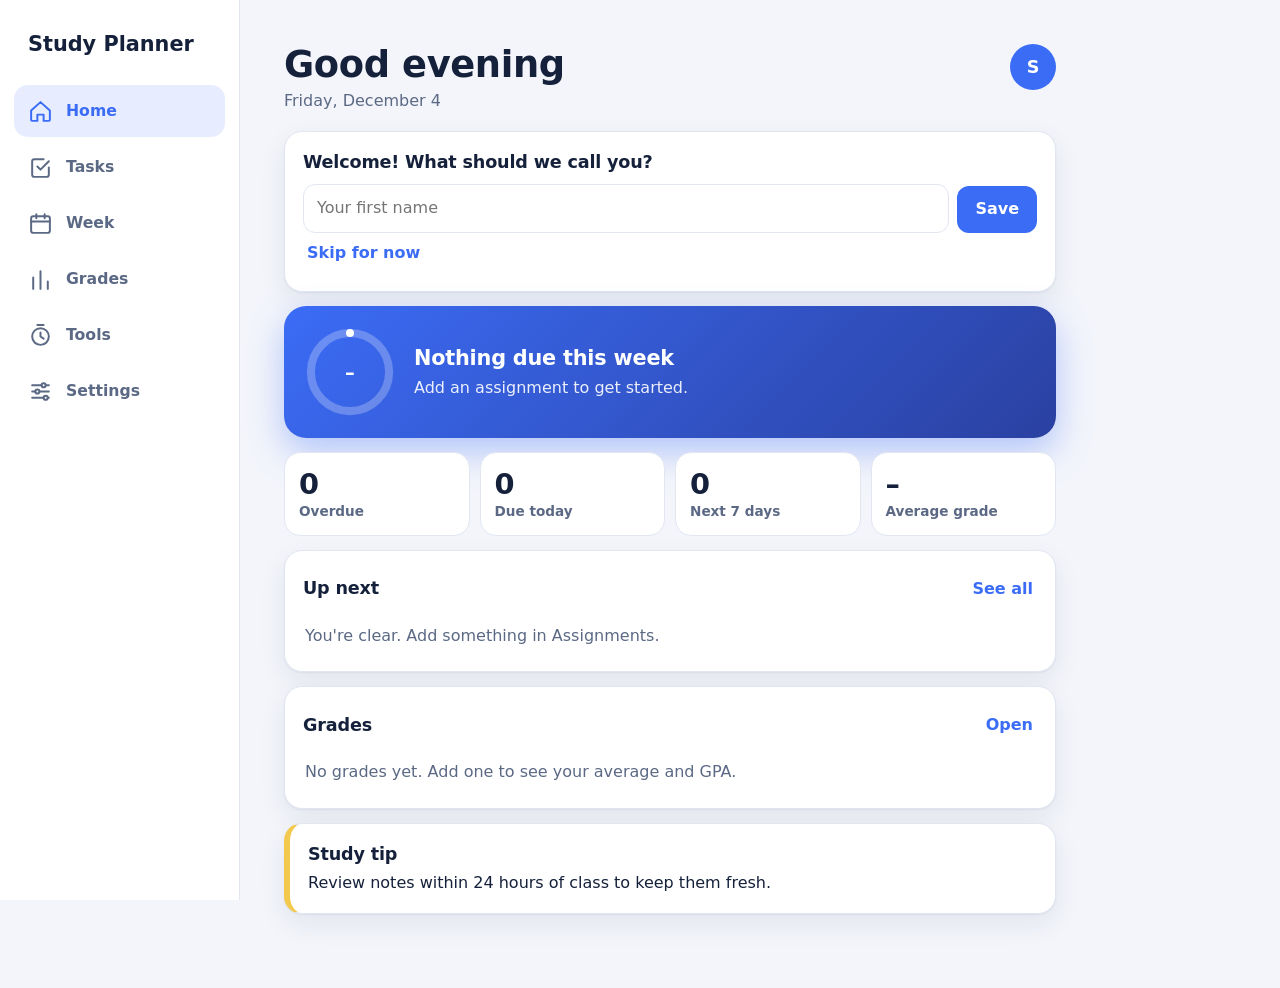
<file: index.html>
<!DOCTYPE html>
<html lang="en">
<head>
  <meta charset="utf-8">
  <meta name="viewport" content="width=device-width, initial-scale=1, viewport-fit=cover">
  <title>Study Planner</title>
  <link rel="manifest" href="manifest.json">
  <link rel="apple-touch-icon" href="icon-180.png">
  <meta name="color-scheme" content="light dark">
  <meta name="apple-mobile-web-app-capable" content="yes">
  <meta name="mobile-web-app-capable" content="yes">
  <meta name="apple-mobile-web-app-title" content="Planner">
  <meta name="apple-mobile-web-app-status-bar-style" content="default">
  <meta name="theme-color" content="#f3f5fb">
  <link rel="stylesheet" href="style.css">
  <link rel="stylesheet" href="arcade.css">
</head>
<body>

  <!-- ============ PLANNER (what everyone sees) ============ -->
  <div id="planner" class="shell">
    <nav class="nav" id="nav" aria-label="Main">
      <div class="brand">Study Planner</div>
      <button data-view="home" class="on"><svg viewBox="0 0 24 24" aria-hidden="true"><path d="M3 11l9-8 9 8v9a1 1 0 0 1-1 1h-5v-6H9v6H4a1 1 0 0 1-1-1z"/></svg><span>Home</span></button>
      <button data-view="tasks"><svg viewBox="0 0 24 24" aria-hidden="true"><path d="M9 11l3 3 8-8"/><path d="M20 12v7a2 2 0 0 1-2 2H6a2 2 0 0 1-2-2V6a2 2 0 0 1 2-2h9"/></svg><span>Tasks</span></button>
      <button data-view="week"><svg viewBox="0 0 24 24" aria-hidden="true"><rect x="3" y="5" width="18" height="16" rx="2"/><path d="M16 3v4M8 3v4M3 10h18"/></svg><span>Week</span></button>
      <button data-view="grades"><svg viewBox="0 0 24 24" aria-hidden="true"><path d="M5 21V10M12 21V4M19 21v-7"/></svg><span>Grades</span></button>
      <button data-view="tools"><svg viewBox="0 0 24 24" aria-hidden="true"><circle cx="12" cy="13" r="8"/><path d="M12 9v4l3 2M9 2h6"/></svg><span>Tools</span></button>
      <button data-view="settings"><svg viewBox="0 0 24 24" aria-hidden="true"><path d="M4 6h9M17 6h3M4 12h3M11 12h9M4 18h11M19 18h1"/><circle cx="15" cy="6" r="2"/><circle cx="9" cy="12" r="2"/><circle cx="17" cy="18" r="2"/></svg><span>Settings</span></button>
    </nav>

    <main class="content">
      <section class="view" id="v-home">
        <header class="top">
          <div><h1 id="greet">Study Planner</h1><p id="today"></p></div>
          <button class="avatar" id="avatar" data-view="settings" aria-label="Profile and settings">S</button>
        </header>
        <div id="home-body"></div>
      </section>

      <section class="view" id="v-tasks" hidden>
        <header class="top"><div><h1>Assignments</h1><p>Everything due, in order.</p></div></header>
        <form id="add-form" class="card" autocomplete="off">
          <input id="f-title" type="text" placeholder="Assignment, test, project…" aria-label="Title" required>
          <div class="fields">
            <select id="f-class" aria-label="Class"></select>
            <input id="f-date" type="date" aria-label="Due date" required>
            <button type="submit">Add</button>
          </div>
        </form>
        <div class="toolbar">
          <input id="search" type="search" placeholder="Search" aria-label="Search assignments">
          <nav class="filters" id="filters" aria-label="Filter">
            <button data-f="open" class="on">To do</button><button data-f="done">Done</button><button data-f="all">All</button>
          </nav>
        </div>
        <div id="list"></div>
        <p id="empty" class="none center" hidden></p>
      </section>

      <section class="view" id="v-week" hidden>
        <header class="top"><div><h1>This week</h1><p id="week-range"></p></div>
          <div class="wknav"><button id="week-prev" aria-label="Previous week">‹</button><button id="week-now">Today</button><button id="week-next" aria-label="Next week">›</button></div></header>
        <div id="week-body"></div>
      </section>

      <section class="view" id="v-grades" hidden>
        <header class="top"><div><h1>Grades</h1><p>Track scores and see where you stand.</p></div></header>
        <div id="grade-summary"></div>
        <form id="g-form" class="card" autocomplete="off">
          <h2>Add a grade</h2>
          <div class="fields"><select id="g-class" aria-label="Class"></select><input id="g-name" type="text" placeholder="Unit 3 test" aria-label="Name"></div>
          <div class="fields nums">
            <label>Score<input id="g-score" type="number" step="any" inputmode="decimal" placeholder="42" required></label>
            <label>Out of<input id="g-max" type="number" step="any" inputmode="decimal" value="100"></label>
            <label>Weight<input id="g-w" type="number" step="any" inputmode="decimal" value="1"></label>
            <button type="submit">Add</button>
          </div>
          <p class="hint">Weight is how much it counts. A test might be 3, homework 1.</p>
        </form>
        <div id="grade-list"></div>
        <section class="card calc">
          <h2>What do I need on the final?</h2>
          <div class="fields nums">
            <label>Current grade %<input id="c-cur" type="number" step="any" inputmode="decimal" placeholder="88"></label>
            <label>Final is worth %<input id="c-w" type="number" step="any" inputmode="decimal" placeholder="20"></label>
            <label>Target grade %<input id="c-tgt" type="number" step="any" inputmode="decimal" placeholder="90"></label>
          </div>
          <p id="c-out" class="result" aria-live="polite">Enter all three numbers to see what you need.</p>
        </section>
      </section>

      <section class="view" id="v-tools" hidden>
        <header class="top"><div><h1>Study tools</h1><p>Focus, schedule, notes and goals.</p></div></header>
        <nav class="tooltabs" id="tool-tabs" aria-label="Study tools"></nav>
        <div id="tools-body"></div>
      </section>

      <section class="view" id="v-settings" hidden>
        <header class="top"><div><h1>Settings</h1><p>Make it yours.</p></div></header>
        <div id="settings-body"></div>
      </section>
    </main>
  </div>

  <div class="toast" id="update-banner" role="status" hidden>
    <span>A new version is ready.</span><button id="update-btn" type="button">Update</button>
  </div>

  <dialog id="edit-dialog" aria-labelledby="e-h">
    <h2 id="e-h">Edit assignment</h2>
    <label class="lbl" for="e-title">Title</label><input id="e-title" type="text">
    <div class="fields"><div><label class="lbl" for="e-class">Class</label><select id="e-class"></select></div>
      <div><label class="lbl" for="e-date">Due</label><input id="e-date" type="date"></div></div>
    <label class="lbl" for="e-notes">Notes</label><textarea id="e-notes" rows="3" placeholder="Pages, links, reminders…"></textarea>
    <label class="check"><input type="checkbox" id="e-star"> Mark as important</label>
    <div class="btnrow end"><button class="btn danger" id="e-del" type="button">Delete</button><span class="grow"></span>
      <button class="btn line" id="e-cancel" type="button">Cancel</button><button class="btn" id="e-save" type="button">Save</button></div>
  </dialog>

  <!-- ============ HIDDEN SECTION ============ -->
  <section id="vault" hidden>
    <header class="vault-top">
      <nav id="vault-tabs">
        <button data-tab="games" class="on">Games</button>
        <button data-tab="arcade">Arcade</button>
        <button data-tab="videos">Videos</button>
        <button data-tab="browse">Browse</button>
        <button data-tab="cloud">Cloud</button>
      </nav>
      <button id="exit">Exit</button>
    </header>

    <div class="pane" id="pane-games">
      <div class="game-picker">
        <button data-game="fps" class="on">Arena Strike</button>
        <button data-game="runner">Neon Rush</button>
        <button data-game="space">Star Fighter</button>
        <button data-game="parkour">Sky Parkour</button>
      </div>
      <div id="game-area"></div>
    </div>

    <div class="pane" id="pane-arcade" hidden></div>

    <div class="pane" id="pane-videos" hidden>
      <form id="video-form">
        <input id="video-url" type="text" placeholder="Paste a YouTube link" required>
        <button type="submit">Play</button>
        <button type="button" id="video-save" class="ghost">Save</button>
      </form>
      <div id="video-frame"></div>
      <h3 class="sec">Suggested</h3>
      <div class="vgrid" id="suggested"></div>
      <h3 class="sec" id="mylist-h" hidden>My list</h3>
      <div class="vgrid" id="mylist"></div>
      <form id="yt-search-form">
        <input id="yt-q" type="text" placeholder="Search YouTube (opens a new tab)">
        <button type="submit">Search</button>
      </form>
    </div>

    <div class="pane" id="pane-browse" hidden>
      <form id="browse-form">
        <input id="browse-url" type="text" placeholder="Website address, like wikipedia.org" required>
        <button type="submit">Go</button>
      </form>
      <div id="browse-bar" hidden>
        <span id="browse-status"></span>
        <button type="button" id="browse-close">Close</button>
      </div>
      <div id="browse-frame" hidden></div>
      <p class="note">Enter a website address. Sites that block embedding (Google, YouTube, social media, and many others) will not load here.</p>
    </div>

    <div class="pane" id="pane-cloud" hidden>
      <div id="net-bar" class="netbar" role="status" aria-live="polite">
        <i id="net-dot"></i><b id="net-type">Checking connection…</b><span id="net-note"></span>
      </div>
      <div id="cloud-intro">
        <div class="seg" id="cloud-svc" role="group" aria-label="Service"><button type="button" data-svc="cloudmoon" class="on">Cloudmoon</button><button type="button" data-svc="xbox">Xbox Cloud</button></div>
        <p class="note">Cloudmoon streams games from the cloud. Sign in the same way you would on their site. Nothing from this tab is saved by the planner, and closing it removes the page.</p>
        <label class="check"><input type="checkbox" id="cloud-pop"> Allow sign-in popups (only turn on if Google/Facebook login won't work)</label>
        <div class="cloud-actions">
          <button type="button" id="cloud-start" class="obtn">Launch</button>
          <button type="button" id="cloud-win" class="ghost">Open in its own window</button>
        </div>
      </div>
      <div id="cloud-bar" hidden>
        <span id="cloud-status"></span>
        <button type="button" id="cloud-reload">Reload</button>
        <button type="button" id="cloud-two">+ Second screen</button>
        <button type="button" id="cloud-close">Close</button>
      </div>
      <div id="cloud-split" hidden>
        <div class="cpane" id="cpane-a">
          <div class="cp-head"><b id="cloud-name">Cloudmoon</b><span class="grow"></span><button type="button" data-size="a">Size: Normal</button><button type="button" data-crop="a">Crop</button><button type="button" data-full="a">Full screen</button></div>
          <div class="cbody" id="cloud-frame"></div>
        </div>
        <div class="cpane" id="cpane-b" hidden>
          <div class="cp-head">
            <form id="two-form"><input id="two-url" type="text" placeholder="Address for second screen" aria-label="Second screen address" required><button type="submit">Go</button></form>
            <button type="button" data-size="b">Size: Normal</button><button type="button" data-crop="b">Crop</button><button type="button" data-full="b">Full screen</button><button type="button" id="two-close" aria-label="Close second screen">×</button>
          </div>
          <div class="cbody" id="two-frame"></div>
          <p class="note" id="two-status">Sites that block embedding (Google, YouTube, social media) won't load here.</p>
        </div>
      </div>
    </div>
  </section>

  <script src="app.js"></script>
  <script src="tools.js"></script>
  <script src="games-core.js"></script>
  <script src="game-fps.js"></script>
  <script src="game-runner.js"></script>
  <script src="game-space.js"></script>
  <script src="game-parkour.js"></script>
  <script src="vault.js"></script>
  <script src="config.js"></script>
  <script src="arcade.js"></script>
</body>
</html>
</file>
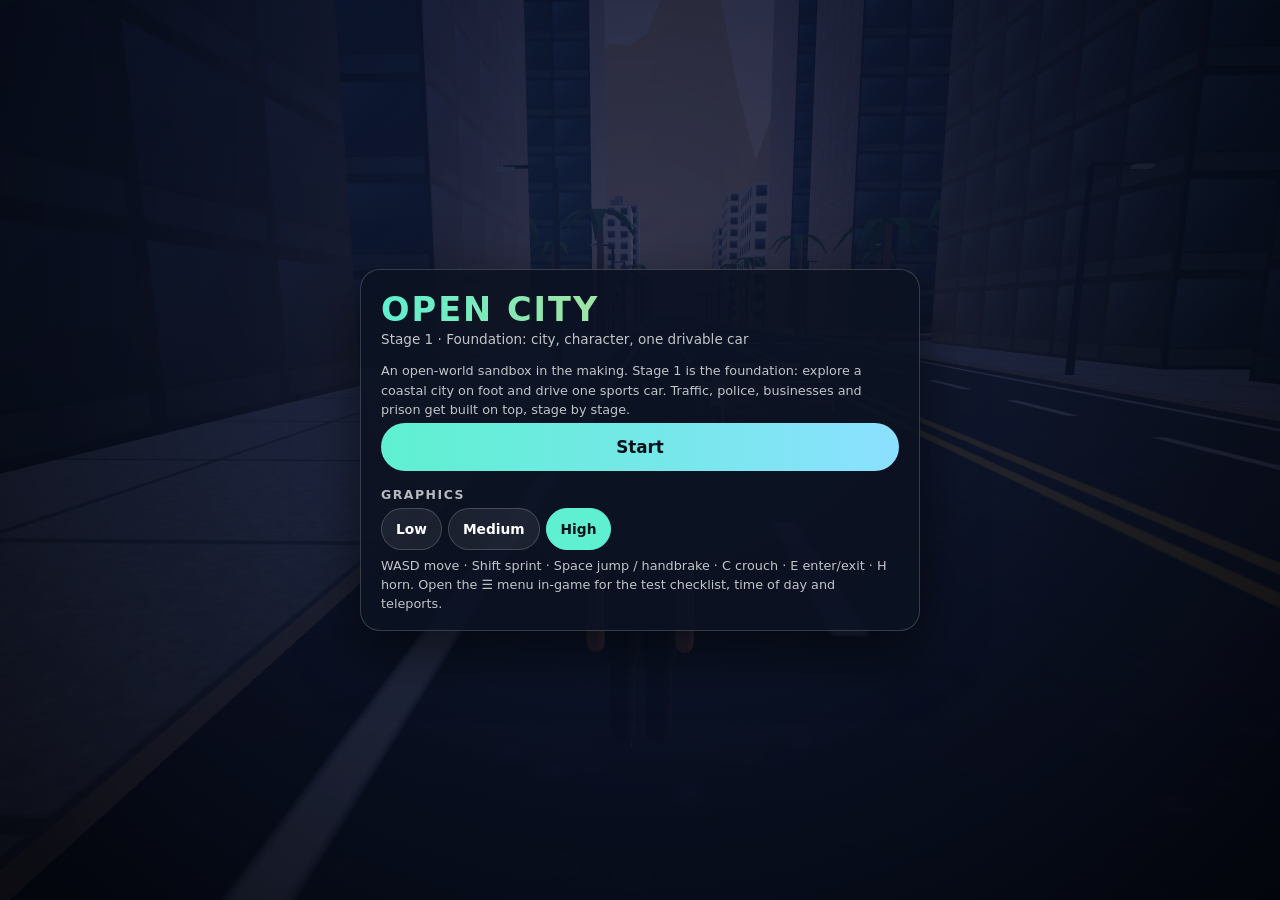
<file: city.html>
<!doctype html>
<html lang="en">
<head>
<meta charset="utf-8">
<meta name="viewport" content="width=device-width,initial-scale=1,maximum-scale=1,user-scalable=no,viewport-fit=cover">
<meta name="theme-color" content="#05070f">
<title>Open City</title>
<style>
  :root { --hi: #5ef0d0; --bg: rgba(8,12,22,.62); --line: rgba(255,255,255,.18); --sat: env(safe-area-inset-top, 0px); --sab: env(safe-area-inset-bottom, 0px); --sal: env(safe-area-inset-left, 0px); --sar: env(safe-area-inset-right, 0px); }
  * { box-sizing: border-box; -webkit-tap-highlight-color: transparent; }
  html, body { margin: 0; height: 100%; overflow: hidden; background: #05070f; color: #fff; font-family: system-ui, -apple-system, "Segoe UI", Roboto, sans-serif; overscroll-behavior: none; touch-action: none; -webkit-user-select: none; user-select: none; -webkit-touch-callout: none; }
  #gl { position: fixed; inset: 0; width: 100%; height: 100%; display: block; outline: none; }
  #hud { position: fixed; inset: 0; pointer-events: none; text-shadow: 0 1px 5px rgba(0,0,0,.7); }
  #hud[hidden], #touch[hidden] { display: none; }
  .pill { background: var(--bg); border: 1px solid var(--line); border-radius: 14px; backdrop-filter: blur(6px); -webkit-backdrop-filter: blur(6px); }

  /* top-left: minimap + clock */
  #tl { position: absolute; top: calc(10px + var(--sat)); left: calc(10px + var(--sal)); display: flex; flex-direction: column; gap: 6px; align-items: flex-start; }
  #mm { width: 132px; height: 132px; border-radius: 50%; border: 2px solid rgba(255,255,255,.55); background: #111; box-shadow: 0 4px 18px rgba(0,0,0,.5); }
  #clock { font-weight: 700; font-size: .95rem; padding: 3px 10px; }
  /* top-right: money + buttons */
  #tr { position: absolute; top: calc(10px + var(--sat)); right: calc(10px + var(--sar)); display: flex; flex-direction: column; align-items: flex-end; gap: 8px; }
  #money { font-weight: 800; font-size: 1.3rem; color: #9bff9b; padding: 4px 12px; letter-spacing: .5px; }
  #topbtns { display: flex; gap: 6px; pointer-events: auto; }
  #topbtns button { width: 42px; height: 42px; border-radius: 12px; font-size: 1.05rem; color: #fff; cursor: pointer; }
  #bars { display: grid; grid-template-columns: auto 120px; gap: 4px 8px; align-items: center; font-size: .72rem; font-weight: 700; padding: 8px 10px; }
  .bar { height: 8px; border-radius: 5px; background: rgba(255,255,255,.18); overflow: hidden; }
  .bar i { display: block; height: 100%; width: 100%; border-radius: 5px; transition: width .12s linear; }
  #hpb i { background: linear-gradient(90deg, #ff5a6a, #ff9a8a); }
  #stb i { background: linear-gradient(90deg, #4cc2ff, #8be0ff); }
  #cab i { background: linear-gradient(90deg, #ffb13b, #ffd98a); }
  #obj { position: absolute; top: calc(10px + var(--sat)); left: 50%; transform: translateX(-50%); max-width: min(46vw, 420px); text-align: center; padding: 6px 14px; font-size: .88rem; font-weight: 600; }
  #obj small { display: block; opacity: .75; font-weight: 500; font-size: .72rem; }
  #prompt { position: absolute; left: 50%; bottom: calc(26% + var(--sab)); transform: translateX(-50%); padding: 8px 16px; font-weight: 700; font-size: .95rem; opacity: 0; transition: opacity .15s; white-space: nowrap; }
  #prompt.on { opacity: 1; }
  #toast { position: absolute; left: 50%; top: 22%; transform: translate(-50%, -8px); padding: 10px 18px; font-weight: 700; opacity: 0; transition: opacity .25s, transform .25s; text-align: center; max-width: 80vw; }
  #toast.on { opacity: 1; transform: translate(-50%, 0); }
  /* speedometer */
  #spd { position: absolute; right: calc(14px + var(--sar)); bottom: calc(14px + var(--sab)); text-align: right; padding: 8px 14px; display: none; min-width: 130px; }
  body.incar #spd { display: block; }
  #spd b { font-size: 2.3rem; font-weight: 800; line-height: 1; font-variant-numeric: tabular-nums; }
  #spd span { font-size: .8rem; opacity: .8; margin-left: 4px; }
  #rpm { height: 6px; background: rgba(255,255,255,.2); border-radius: 4px; margin: 6px 0 2px; overflow: hidden; }
  #rpm i { display: block; height: 100%; width: 0; background: linear-gradient(90deg, #5ef0d0, #ffd166 70%, #ff4d5a); }
  #gear { font-size: .78rem; font-weight: 700; opacity: .9; }
  body.touch #spd { bottom: auto; top: calc(150px + var(--sat)); right: calc(10px + var(--sar)); min-width: 0; padding: 6px 10px; }
  body.touch #spd b { font-size: 1.6rem; }
  #keys { position: absolute; left: calc(14px + var(--sal)); bottom: calc(12px + var(--sab)); font-size: .72rem; opacity: .7; padding: 6px 10px; line-height: 1.5; }
  body.touch #keys { display: none; }

  /* touch controls */
  #touch { position: fixed; inset: 0; pointer-events: none; }
  .zone { position: absolute; pointer-events: auto; touch-action: none; }
  #zl { left: 0; top: 34%; bottom: 0; width: 46%; }
  #zr { right: 0; top: 0; bottom: 0; width: 54%; }
  #joy { position: absolute; width: 112px; height: 112px; margin: -56px 0 0 -56px; border-radius: 50%; border: 2px solid rgba(255,255,255,.5); background: rgba(255,255,255,.1); opacity: 0; transition: opacity .15s; pointer-events: none; }
  #joy i { position: absolute; left: 50%; top: 50%; width: 52px; height: 52px; margin: -26px 0 0 -26px; border-radius: 50%; background: rgba(255,255,255,.4); border: 2px solid rgba(255,255,255,.75); }
  #joyhint { position: absolute; left: 24px; bottom: calc(40px + var(--sab)); width: 96px; height: 96px; border-radius: 50%; border: 2px dashed rgba(255,255,255,.28); pointer-events: none; display: grid; place-content: center; font-size: .65rem; opacity: .7; }
  .tb { position: absolute; pointer-events: auto; touch-action: none; border-radius: 50%; border: 2px solid rgba(255,255,255,.6); background: rgba(255,255,255,.14); color: #fff; font: 800 .74rem system-ui, sans-serif; display: grid; place-content: center; text-shadow: 0 1px 4px rgba(0,0,0,.7); backdrop-filter: blur(3px); -webkit-backdrop-filter: blur(3px); padding: 0; }
  .tb.down { background: rgba(94,240,208,.4); border-color: var(--hi); }
  .tb[hidden] { display: none; }
  #bJump { right: calc(22px + var(--sar)); bottom: calc(70px + var(--sab)); width: 86px; height: 86px; font-size: .85rem; }
  #bSprint { right: calc(122px + var(--sar)); bottom: calc(40px + var(--sab)); width: 64px; height: 64px; }
  #bCrouch { right: calc(30px + var(--sar)); bottom: calc(170px + var(--sab)); width: 56px; height: 56px; }
  #bUse { right: calc(100px + var(--sar)); bottom: calc(125px + var(--sab)); width: 70px; height: 70px; background: rgba(94,240,208,.3); border-color: var(--hi); }
  #bGas { right: calc(22px + var(--sar)); bottom: calc(60px + var(--sab)); width: 92px; height: 92px; background: rgba(60,220,120,.3); border-color: #6dffa8; }
  #bBrake { right: calc(124px + var(--sar)); bottom: calc(46px + var(--sab)); width: 74px; height: 74px; background: rgba(255,70,80,.3); border-color: #ff8a92; }
  #bHB { right: calc(34px + var(--sar)); bottom: calc(166px + var(--sab)); width: 58px; height: 58px; }
  #bHorn { right: calc(100px + var(--sar)); bottom: calc(210px + var(--sab)); width: 46px; height: 46px; }

  /* overlay menu */
  #menu { position: fixed; inset: 0; display: grid; place-items: center; background: radial-gradient(ellipse at 50% 30%, rgba(20,35,70,.78), rgba(2,4,10,.92)); padding: calc(12px + var(--sat)) calc(12px + var(--sar)) calc(12px + var(--sab)) calc(12px + var(--sal)); overflow: auto; touch-action: pan-y; z-index: 10; }
  #menu[hidden] { display: none; }
  .card { width: min(560px, 100%); max-height: 100%; overflow: auto; background: rgba(12,18,34,.9); border: 1px solid var(--line); border-radius: 20px; padding: 20px 20px 16px; box-shadow: 0 20px 60px rgba(0,0,0,.6); }
  .card h1 { margin: 0; font-size: 2.1rem; letter-spacing: 2px; font-weight: 900; background: linear-gradient(90deg, #5ef0d0, #ffd166); -webkit-background-clip: text; background-clip: text; color: transparent; }
  .card .sub { margin: 2px 0 14px; opacity: .75; font-size: .85rem; }
  .card h3 { margin: 16px 0 6px; font-size: .78rem; letter-spacing: 1.5px; text-transform: uppercase; opacity: .7; }
  .chips { display: flex; flex-wrap: wrap; gap: 6px; }
  .chips button, .btn { border: 1.5px solid var(--line); background: rgba(255,255,255,.07); color: #fff; border-radius: 99px; padding: 9px 14px; font: 600 .86rem system-ui, sans-serif; min-height: 42px; cursor: pointer; }
  .chips button.on { background: var(--hi); color: #06121a; border-color: var(--hi); }
  .btn.big { width: 100%; background: linear-gradient(90deg, #5ef0d0, #8be0ff); color: #06121a; border: 0; font-size: 1.05rem; font-weight: 800; padding: 14px; margin-top: 4px; }
  .row { display: flex; align-items: center; gap: 10px; font-size: .88rem; }
  .row input[type=range] { flex: 1; }
  #tests { list-style: none; margin: 0; padding: 0; display: grid; gap: 4px; font-size: .85rem; }
  #tests li { display: flex; gap: 8px; padding: 6px 10px; background: rgba(255,255,255,.05); border-radius: 10px; }
  #tests li.ok { background: rgba(94,240,208,.16); }
  #tests li.ok span:last-child { text-decoration: line-through; opacity: .65; }
  .help { font-size: .8rem; opacity: .75; line-height: 1.5; margin: 6px 0 0; }
  .err { color: #ff9a9a; font-weight: 700; }
  @media (max-height: 460px) { #mm { width: 96px; height: 96px; } #bars { display: none; } .card h1 { font-size: 1.5rem; } }
</style>
</head>
<body>
<canvas id="gl" tabindex="0"></canvas>

<div id="hud" hidden>
  <div id="tl"><canvas id="mm" width="264" height="264"></canvas><div id="clock" class="pill">9:00 AM</div></div>
  <div id="obj" class="pill"><span id="objt">Look around</span><small id="objs"></small></div>
  <div id="tr">
    <div id="money" class="pill">$0</div>
    <div id="bars" class="pill"><span>HP</span><div class="bar" id="hpb"><i></i></div><span>STA</span><div class="bar" id="stb"><i></i></div><span id="cal" hidden>CAR</span><div class="bar" id="cab" hidden><i></i></div></div>
    <div id="topbtns"><button class="pill" id="bSnd" aria-label="Sound">🔊</button><button class="pill" id="bPause" aria-label="Menu">☰</button></div>
  </div>
  <div id="spd" class="pill"><b id="mph">0</b><span>mph</span><div id="rpm"><i></i></div><div id="gear">N</div></div>
  <div id="keys" class="pill">WASD move · Shift sprint · Space jump · C crouch · E enter/exit car<br>Mouse look (click the game) · Esc menu</div>
  <div id="prompt" class="pill"></div>
  <div id="toast" class="pill"></div>
</div>

<div id="touch" hidden>
  <div class="zone" id="zl"><div id="joy"><i></i></div></div>
  <div class="zone" id="zr"></div>
  <div id="joyhint">MOVE</div>
  <button class="tb" id="bJump">JUMP</button>
  <button class="tb" id="bSprint">RUN</button>
  <button class="tb" id="bCrouch">DUCK</button>
  <button class="tb" id="bUse" hidden>ENTER</button>
  <button class="tb" id="bGas" hidden>GAS</button>
  <button class="tb" id="bBrake" hidden>BRAKE</button>
  <button class="tb" id="bHB" hidden>HAND<br>BRAKE</button>
  <button class="tb" id="bHorn" hidden>📯</button>
</div>

<div id="menu">
  <div class="card" id="mcard">
    <h1>OPEN CITY</h1>
    <p class="sub">Stage 1 · Foundation: city, character, one drivable car</p>
    <div id="mbody"></div>
  </div>
</div>

<script type="module" src="city-game.js"></script>
</body>
</html>
</file>
<file: style.css>
/* ================= Study Planner ================= */
:root {
  --bg: #f3f5fb; --paper: #f3f5fb; --card: #ffffff; --ink: #15213b; --ink-soft: #5b6985; --line: #e1e6f1;
  --accent: #3b6cf6; --hi: #f2c94c; --late: #cf3b2a; --soon: #c98a0b;
  --shadow: 0 1px 2px rgba(20,33,60,.06), 0 10px 28px rgba(20,33,60,.07);
  --head: ui-rounded, "SF Pro Rounded", "Avenir Next", "Nunito", system-ui, sans-serif;
  --sans: -apple-system, "SF Pro Text", "Avenir Next", system-ui, sans-serif;
  --serif: var(--head);
}
@media (prefers-color-scheme: dark) {
  :root:not([data-theme="light"]) {
    --bg: #0f1626; --paper: #0f1626; --card: #172036; --ink: #e9eefb; --ink-soft: #9aa8c6; --line: #26324f;
    --late: #ff8a78; --soon: #f2c94c; --shadow: 0 1px 2px rgba(0,0,0,.4), 0 10px 28px rgba(0,0,0,.35);
  }
}
:root[data-theme="dark"] {
  --bg: #0f1626; --paper: #0f1626; --card: #172036; --ink: #e9eefb; --ink-soft: #9aa8c6; --line: #26324f;
  --late: #ff8a78; --soon: #f2c94c; --shadow: 0 1px 2px rgba(0,0,0,.4), 0 10px 28px rgba(0,0,0,.35);
}
* { box-sizing: border-box; -webkit-tap-highlight-color: transparent; }
html, body { margin: 0; background: var(--bg); color: var(--ink); font-family: var(--sans); line-height: 1.4; }
[hidden] { display: none !important; }
button, input, select, textarea { font: inherit; color: inherit; touch-action: manipulation; }
button { cursor: pointer; }
h1, h2, h3 { font-family: var(--head); margin: 0; letter-spacing: -.01em; }
h1 { font-size: 1.9rem; line-height: 1.15; }
h2 { font-size: 1.1rem; }
p { margin: 0; }
:focus-visible { outline: 3px solid var(--accent); outline-offset: 2px; }

input[type=text], input[type=date], input[type=number], input[type=search], select, textarea {
  width: 100%; min-width: 0; padding: 12px 13px; min-height: 46px; border: 1.5px solid var(--line); border-radius: 12px;
  background: var(--card); font-size: 16px;
}
textarea { resize: vertical; }
input[type=color] { width: 44px; height: 44px; padding: 3px; border: 1.5px solid var(--line); border-radius: 12px; background: var(--card); flex: none; }
form button[type=submit], .btn {
  background: var(--accent); color: #fff; border: 0; border-radius: 12px; padding: 12px 18px; min-height: 46px; font-weight: 650;
}
.btn.line { background: transparent; color: var(--ink); border: 1.5px solid var(--line); }
.btn.danger { background: transparent; color: var(--late); border: 1.5px solid var(--late); }
.link { background: none; border: 0; color: var(--accent); font-weight: 650; padding: 8px 4px; min-height: 40px; }

/* ----- shell + nav ----- */
#vault { margin: 0 auto; }
.content { padding: calc(20px + env(safe-area-inset-top)) 18px calc(104px + env(safe-area-inset-bottom)); max-width: 760px; margin: 0 auto; }
.nav {
  position: fixed; left: 0; right: 0; bottom: 0; z-index: 20; display: flex; justify-content: space-around;
  padding: 8px 6px calc(8px + env(safe-area-inset-bottom)); border-top: 1px solid var(--line);
  background: color-mix(in srgb, var(--card) 90%, transparent); -webkit-backdrop-filter: blur(16px); backdrop-filter: blur(16px);
}
.brand { display: none; }
.nav button {
  flex: 1; display: flex; flex-direction: column; align-items: center; gap: 3px; min-height: 52px; padding: 6px 2px;
  background: none; border: 0; border-radius: 14px; color: var(--ink-soft); font-size: .72rem; font-weight: 650;
}
.nav svg { width: 25px; height: 25px; stroke: currentColor; fill: none; stroke-width: 1.9; stroke-linecap: round; stroke-linejoin: round; }
.nav button.on { color: var(--accent); }
@media (min-width: 900px) {
  .shell { display: grid; grid-template-columns: 240px 1fr; min-height: 100vh; }
  .nav { position: sticky; top: 0; height: 100vh; flex-direction: column; justify-content: flex-start; gap: 4px; padding: 30px 14px; border-top: 0; border-right: 1px solid var(--line); background: var(--card); }
  .brand { display: block; font-family: var(--head); font-weight: 800; font-size: 1.3rem; padding: 0 14px 22px; }
  .nav button { flex: none; flex-direction: row; gap: 13px; justify-content: flex-start; padding: 11px 14px; font-size: .98rem; }
  .nav button.on { background: color-mix(in srgb, var(--accent) 12%, transparent); }
  .content { max-width: 860px; padding: 44px 44px 60px; margin: 0; width: 100%; }
  h1 { font-size: 2.3rem; }
}

.top { display: flex; justify-content: space-between; align-items: flex-start; gap: 12px; margin-bottom: 18px; }
.top p { color: var(--ink-soft); margin-top: 4px; }
.avatar { flex: none; width: 46px; height: 46px; border-radius: 50%; border: 0; background: var(--accent); color: #fff; font-family: var(--head); font-weight: 800; font-size: 1.1rem; }

.card { background: var(--card); border: 1px solid var(--line); border-radius: 18px; padding: 18px; box-shadow: var(--shadow); margin-bottom: 14px; }
.cardhead { display: flex; justify-content: space-between; align-items: center; gap: 10px; margin-bottom: 10px; }
.none { color: var(--ink-soft); padding: 6px 2px; } .center { text-align: center; margin-top: 30px; }
.hint { color: var(--ink-soft); font-size: .85rem; margin-top: 10px; }
.lbl { display: block; font-size: .85rem; font-weight: 650; color: var(--ink-soft); margin: 12px 0 6px; }
.fields { display: flex; gap: 8px; margin-top: 10px; align-items: flex-end; }
#add-form .fields { margin-top: 10px; }
.fields > select, .fields > input[type=date] { flex: 1 1 0; min-width: 110px; } .fields > input[type=text] { flex: 2 1 0; }
.fields > button { flex: none; }
.fields.nums label { flex: 1; min-width: 0; font-size: .8rem; font-weight: 650; color: var(--ink-soft); display: block; }
.fields.nums input { margin-top: 4px; }
.card > h2 { margin-bottom: 4px; }

/* ----- home ----- */
.hero {
  display: flex; align-items: center; gap: 18px; padding: 20px; border-radius: 22px; margin-bottom: 14px; color: #fff;
  background: linear-gradient(135deg, var(--accent), color-mix(in srgb, var(--accent) 55%, #160c3a));
  box-shadow: 0 14px 34px color-mix(in srgb, var(--accent) 35%, transparent);
}
.hero h2 { font-size: 1.3rem; } .hero p { opacity: .9; margin-top: 4px; }
.ring { width: 92px; height: 92px; flex: none; transform: rotate(-90deg); }
.ring circle { fill: none; stroke-width: 7; } .rt { stroke: rgba(255,255,255,.25); }
.rf { stroke: #fff; stroke-linecap: round; transition: stroke-dasharray .5s ease; }
.ring text { transform: rotate(90deg); transform-origin: 40px 40px; fill: #fff; font: 800 17px var(--head); }
.tiles { display: grid; grid-template-columns: repeat(2, 1fr); gap: 10px; margin-bottom: 14px; }
@media (min-width: 640px) { .tiles { grid-template-columns: repeat(4, 1fr); } }
.tile { text-align: left; background: var(--card); border: 1px solid var(--line); border-radius: 16px; padding: 14px; min-height: 84px; display: flex; flex-direction: column; justify-content: space-between; }
.tile b { font: 800 1.8rem var(--head); } .tile span { color: var(--ink-soft); font-size: .85rem; font-weight: 600; }
.tile.bad b { color: var(--late); }
.welcome h2 { margin-bottom: 4px; }
.gline { font-size: 1.05rem; margin-bottom: 10px; } .gline b { font: 800 1.8rem var(--head); } .gline span { color: var(--ink-soft); font-size: .85rem; margin-left: 4px; }
.mini { display: grid; grid-template-columns: 90px 1fr 44px; gap: 10px; align-items: center; padding: 5px 0; font-size: .9rem; }
.mini span { overflow: hidden; text-overflow: ellipsis; white-space: nowrap; font-weight: 600; } .mini em { font-style: normal; text-align: right; font-weight: 700; }
.bar { height: 9px; background: var(--bg); border-radius: 9px; overflow: hidden; } .bar i { display: block; height: 100%; background: var(--c); border-radius: 9px; }
.tip { border-left: 6px solid var(--hi); } .tip p { margin-top: 6px; }

/* ----- tasks ----- */
.tasks { list-style: none; margin: 0; padding: 0; }
.task { display: flex; align-items: center; gap: 12px; padding: 8px 12px 8px 14px; margin-bottom: 8px; min-height: 60px; background: var(--card); border: 1px solid var(--line); border-left: 6px solid var(--c, var(--ink)); border-radius: 14px; }
.task input[type=checkbox] { width: 26px; height: 26px; accent-color: var(--accent); flex: none; margin: 0; }
.tbody { flex: 1; min-width: 0; text-align: left; background: none; border: 0; padding: 6px 0; min-height: 44px; display: block; }
.tt { display: block; font-weight: 650; overflow-wrap: anywhere; } .star { color: var(--soon); font-style: normal; }
.tm { display: flex; flex-wrap: wrap; align-items: center; gap: 8px; margin-top: 3px; font-size: .82rem; color: var(--ink-soft); }
.chip { font-weight: 650; font-size: .74rem; padding: 1px 9px; border-radius: 99px; color: color-mix(in srgb, var(--c) 72%, var(--ink)); background: color-mix(in srgb, var(--c) 15%, transparent); }
.task.late .due { color: var(--late); font-weight: 650; } .task.soon .due { color: var(--soon); font-weight: 650; }
.task.done { opacity: .55; } .task.done .tt { text-decoration: line-through; }
.grp { font-size: .85rem; color: var(--ink-soft); margin: 18px 2px 8px; display: flex; gap: 8px; align-items: center; }
.grp span { background: var(--line); border-radius: 99px; padding: 0 8px; font-size: .75rem; }
.toolbar { display: flex; gap: 10px; align-items: center; flex-wrap: wrap; margin: 4px 0 6px; }
.toolbar input { flex: 1; min-width: 150px; }
.filters { display: flex; gap: 6px; }
.filters button { min-height: 44px; padding: 8px 16px; border: 1.5px solid var(--line); border-radius: 99px; background: var(--card); font-weight: 650; font-size: .9rem; }
.filters button.on { background: var(--accent); border-color: var(--accent); color: #fff; }

/* ----- week ----- */
.wknav { display: flex; gap: 6px; } .wknav button { min-width: 44px; min-height: 44px; border: 1.5px solid var(--line); border-radius: 12px; background: var(--card); font-weight: 700; padding: 0 12px; }
.day { margin-bottom: 14px; } .day header { display: flex; align-items: baseline; gap: 10px; margin: 0 2px 8px; }
.day header b { font: 800 1.05rem var(--head); } .day header span { color: var(--ink-soft); font-size: .9rem; } .day header em { margin-left: auto; font-style: normal; color: var(--ink-soft); font-size: .85rem; }
.day.today header b { color: var(--accent); } .day.today header b::after { content: " · today"; font-weight: 650; font-size: .85rem; }
.day .none { background: var(--card); border: 1px dashed var(--line); border-radius: 14px; padding: 14px; }

/* ----- grades ----- */
.gsum { display: grid; grid-template-columns: repeat(3, 1fr); gap: 10px; margin-bottom: 14px; }
.gsum div { background: linear-gradient(135deg, var(--accent), color-mix(in srgb, var(--accent) 55%, #160c3a)); color: #fff; border-radius: 16px; padding: 14px; }
.gsum b { display: block; font: 800 1.6rem var(--head); } .gsum span { font-size: .82rem; opacity: .9; font-weight: 600; }
.gclass { border-top: 5px solid var(--c); } .gclass h2 { display: flex; align-items: center; gap: 8px; }
.dot { width: 12px; height: 12px; border-radius: 50%; background: var(--c); display: inline-block; }
.gbig { display: flex; align-items: center; gap: 8px; } .gbig b { font: 800 1.3rem var(--head); }
.pill { background: var(--c); color: #fff; font-weight: 800; border-radius: 9px; padding: 2px 10px; }
.glist { list-style: none; margin: 0; padding: 0; } .glist li { display: flex; align-items: center; gap: 10px; padding: 8px 0; border-top: 1px solid var(--line); }
.glist li span { flex: 1; min-width: 0; overflow-wrap: anywhere; font-weight: 600; } .glist small { color: var(--ink-soft); } .glist em { font-style: normal; color: var(--ink-soft); font-size: .9rem; }
.x { background: none; border: 0; color: var(--ink-soft); font-size: 1.5rem; min-width: 44px; min-height: 44px; border-radius: 10px; }
.calc .result { margin-top: 14px; padding: 14px; border-radius: 12px; background: var(--bg); } .calc .result b { font-size: 1.15rem; }

/* ----- settings ----- */
.seg { display: flex; background: var(--bg); border: 1px solid var(--line); border-radius: 14px; padding: 4px; margin-top: 10px; }
.seg button { flex: 1; min-height: 44px; border: 0; background: none; border-radius: 10px; font-weight: 650; color: var(--ink-soft); }
.seg button.on { background: var(--card); color: var(--ink); box-shadow: var(--shadow); }
.swatches { display: flex; gap: 12px; flex-wrap: wrap; }
.swatches button { width: 44px; height: 44px; border-radius: 50%; border: 3px solid var(--card); box-shadow: 0 0 0 1.5px var(--line); }
.swatches button.on { box-shadow: 0 0 0 3px var(--ink); }
.clist { list-style: none; margin: 8px 0 0; padding: 0; } .clist li { display: flex; align-items: center; gap: 12px; padding: 5px 0; } .clist span { flex: 1; font-weight: 600; }
.btnrow { display: flex; flex-wrap: wrap; gap: 8px; margin-top: 12px; } .btnrow.end { margin-top: 18px; } .grow { flex: 1; }
dialog { border: 0; border-radius: 22px; padding: 22px; width: min(92vw, 480px); background: var(--card); color: var(--ink); box-shadow: 0 30px 80px rgba(0,0,0,.4); }
dialog::backdrop { background: rgba(8,12,26,.55); }
dialog .fields > div { flex: 1; min-width: 0; }
.check { display: flex; align-items: center; gap: 10px; margin-top: 14px; min-height: 44px; font-weight: 600; } .check input { width: 22px; height: 22px; accent-color: var(--accent); }

.toast { position: fixed; z-index: 40; left: 12px; right: 12px; bottom: calc(86px + env(safe-area-inset-bottom)); display: flex; align-items: center; justify-content: space-between; gap: 12px; padding: 10px 10px 10px 16px; border-radius: 16px; background: var(--ink); color: var(--bg); font-weight: 600; box-shadow: 0 14px 40px rgba(0,0,0,.35); }
.toast button { background: var(--accent); color: #fff; border: 0; border-radius: 10px; min-height: 44px; padding: 0 18px; font-weight: 700; }
@media (min-width: 900px) { .toast { left: auto; right: 24px; bottom: 24px; max-width: 380px; } }
body.in-vault .toast { display: none; }

/* game picker (used in the hidden section) */
.game-picker button { background: none; border: 1.5px solid var(--line); border-radius: 99px; padding: 8px 16px; font-size: .9rem; min-height: 44px; }
.game-picker button.on { background: var(--hi); border-color: var(--hi); color: #0b1020; font-weight: 600; }

/* ---------- vault ---------- */
.vault-top { display: flex; justify-content: space-between; align-items: center; margin-bottom: 14px; }
#vault-tabs { display: flex; gap: 4px; }
#vault-tabs button { background: none; border: 0; padding: 8px 12px; border-bottom: 3px solid transparent; font-weight: 600; color: var(--ink-soft); }
#vault-tabs button.on { color: var(--ink); border-bottom-color: var(--hi); }
#exit { background: var(--ink); color: var(--paper); border: 0; border-radius: 8px; padding: 8px 16px; font-weight: 600; }
.pane form { display: flex; gap: 8px; margin-bottom: 12px; }
.game-picker { display: flex; gap: 6px; margin-bottom: 12px; }
#game-area { display: flex; flex-direction: column; align-items: center; gap: 10px; }
canvas { max-width: 100%; border-radius: 8px; background: #14233a; touch-action: none; }
.score { font-weight: 600; }
.pad { display: grid; grid-template-columns: repeat(3, 64px); gap: 6px; }
.pad button { height: 56px; font-size: 1.4rem; background: var(--card); border: 1.5px solid var(--line); border-radius: 10px; }
.pad .sp { visibility: hidden; }
#video-frame { position: relative; width: 100%; aspect-ratio: 16/9; background: #000; border-radius: 8px; overflow: hidden; margin-bottom: 14px; }
#video-frame iframe { position: absolute; inset: 0; width: 100%; height: 100%; border: 0; }
.note { color: var(--ink-soft); font-size: .9rem; line-height: 1.5; }
.mem { display: grid; grid-template-columns: repeat(4, 1fr); gap: 8px; width: 100%; max-width: 340px; }
.mem button { aspect-ratio: 1; font-size: 1.8rem; border: 1.5px solid var(--line); border-radius: 10px; background: var(--ink); color: transparent; }
.mem button.up { background: var(--card); color: inherit; }
.mem button.ok { background: var(--hi); color: #1a1a1a; }

#browse-bar { display: flex; align-items: center; gap: 8px; margin-bottom: 8px; font-size: .85rem; color: var(--ink-soft); }
#browse-status { flex: 1; }
#browse-bar button { background: none; border: 1.5px solid var(--line); border-radius: 8px; padding: 6px 10px; font-size: .85rem; }
#browse-frame { width: 100%; height: 62vh; background: #fff; border: 1.5px solid var(--line); border-radius: 8px; overflow: hidden; margin-bottom: 14px; }
#browse-frame iframe { width: 100%; height: 100%; border: 0; }

/* ---------- responsive: fit any screen ---------- */
html, body { min-height: 100%; }

#vault {
  max-width: 1100px;
  width: 100%;
  height: 100vh; height: 100dvh;
  display: flex; flex-direction: column;
  padding: calc(16px + env(safe-area-inset-top)) 16px calc(16px + env(safe-area-inset-bottom));
}
.vault-top { flex: none; margin-bottom: 10px; }
.pane { flex: 1; min-height: 0; display: flex; flex-direction: column; overflow-y: auto; }
.pane form { flex: none; }
.pane form input { min-width: 0; }

/* games scale to the available height */
#game-area { flex: 1; min-height: 0; justify-content: center; }
canvas { width: min(100%, 70vh, 520px) !important; height: auto; aspect-ratio: auto; }
.mem { max-width: min(100%, 60vh, 460px); }

/* video fills what's left, keeping 16:9 */
#video-frame {
  width: min(100%, calc((100dvh - 230px) * 1.7778));
  min-width: 220px; margin: 0 auto 14px; flex: none;
}

/* browse viewer fills the rest of the screen */
#browse-bar { flex: none; }
#browse-frame { flex: 1; height: auto; min-height: 240px; margin-bottom: 8px; }
.note { flex: none; margin: 4px 0 0; }

@media (max-width: 420px) {
  #vault-tabs button { padding: 8px 9px; }
  .pad { grid-template-columns: repeat(3, 60px); }
}
@media (max-height: 520px) and (orientation: landscape) {
  .pad { display: none; }
  #video-frame { width: min(100%, calc((100dvh - 130px) * 1.7778)); }
}

/* ---------- vault look: dark arcade theme ---------- */
body.in-vault { background: radial-gradient(1200px 600px at 20% -10%, #1b2a5c 0%, #0b1020 60%); }
#vault {
  --paper: #0b1020; --ink: #eaf0ff; --ink-soft: #9aa8d0; --card: #172041; --line: #2b3a6b; --hi: #5ef0d0;
  color: var(--ink);
}
#vault input[type=text] { color: var(--ink); }
#vault form button[type=submit] { background: var(--hi); color: #0b1020; }
button.ghost { background: none; border: 1.5px solid var(--line); border-radius: 8px; padding: 8px 14px; font-weight: 600; }
.pane form { align-items: stretch; }
.game-picker { flex-wrap: wrap; }
.score { color: var(--ink); letter-spacing: .02em; }
canvas { box-shadow: 0 10px 40px rgba(0,0,0,.45), 0 0 0 1.5px var(--line); border-radius: 14px; }
.pad button { background: var(--card); color: var(--ink); }
.mem button { background: linear-gradient(135deg, #24366b, #172041); box-shadow: 0 0 0 1.5px var(--line) inset; }
.mem button.up { background: var(--card); color: var(--ink); }
.mem button.ok { background: var(--hi); color: #0b1020; }
.bar2 { display: flex; align-items: center; gap: 12px; justify-content: space-between; width: min(100%, 70vh, 420px); }
.g2048 {
  display: grid; grid-template-columns: repeat(4, 1fr); gap: 8px; padding: 8px; touch-action: none;
  background: #0e1530; border-radius: 16px; box-shadow: 0 10px 40px rgba(0,0,0,.45), 0 0 0 1.5px var(--line);
  width: min(100%, 70vh, 420px); aspect-ratio: 1;
}
.g2048 div { display: grid; place-items: center; border-radius: 10px; background: #172041; font-weight: 800; font-size: clamp(1.2rem, 6vw, 2rem); user-select: none; }
#pane-videos > * { flex: none; }
#video-frame:empty { display: none; }
#video-frame { box-shadow: 0 10px 40px rgba(0,0,0,.45); }
.sec { margin: 6px 0 8px; font-size: .95rem; color: var(--ink-soft); font-weight: 600; }
.vgrid { display: grid; grid-template-columns: repeat(auto-fill, minmax(150px, 1fr)); gap: 10px; margin-bottom: 14px; }
.vcard { position: relative; background: var(--card); border: 1.5px solid var(--line); border-radius: 12px; overflow: hidden; }
.vcard .play { display: block; width: 100%; padding: 0; text-align: left; background: none; border: 0; color: inherit; }
.vcard img { width: 100%; aspect-ratio: 16/9; object-fit: cover; display: block; background: #0b1020; }
.vcard span { display: block; padding: 8px 10px; font-size: .85rem; font-weight: 600; line-height: 1.3; }
.vcard .x { position: absolute; top: 5px; right: 5px; width: 24px; height: 24px; border: 0; border-radius: 99px; background: rgba(0,0,0,.65); color: #fff; }

/* ---------- accessibility ---------- */
#game-area .pad { grid-template-columns: repeat(3, 72px); gap: 8px; }
#game-area .pad button { height: 64px; font-size: 1.6rem; }
#vault-tabs button, #exit, button.ghost, .vcard .play { min-height: 44px; }
.vcard .x { width: 36px; height: 36px; }
@media (prefers-reduced-motion: reduce) {
  *, *::before, *::after { animation: none !important; transition: none !important; scroll-behavior: auto !important; }
}
/* ================= Study tools ================= */
.tooltabs, .daychips { display: flex; gap: 6px; overflow-x: auto; padding: 2px 2px 10px; margin: 0 -2px; scrollbar-width: none; }
.tooltabs::-webkit-scrollbar, .daychips::-webkit-scrollbar { display: none; }
.tooltabs button, .daychips button { flex: none; min-height: 44px; padding: 8px 16px; border: 1.5px solid var(--line); border-radius: 99px; background: var(--card); font-weight: 650; font-size: .9rem; white-space: nowrap; }
.tooltabs button.on, .daychips button.on { background: var(--accent); border-color: var(--accent); color: #fff; }
.daychips button.on[style*="--c"] { background: var(--c); border-color: var(--c); }
.pomo .seg { margin-top: 0; }
.pring { position: relative; width: min(260px, 74vw); aspect-ratio: 1; margin: 18px auto 8px; }
.pring svg { width: 100%; height: 100%; transform: rotate(-90deg); }
.pring circle { fill: none; stroke-width: 7; } .pt { stroke: var(--line); } .pf { stroke: var(--accent); stroke-linecap: round; transition: stroke-dasharray .4s linear; }
.pcenter { position: absolute; inset: 0; display: grid; place-content: center; text-align: center; gap: 2px; }
.pcenter b { font: 800 clamp(2.4rem, 11vw, 3.4rem) var(--head); letter-spacing: -.02em; font-variant-numeric: tabular-nums; }
.pcenter span { color: var(--ink-soft); font-size: .85rem; font-weight: 600; }
.pomo .btnrow { justify-content: center; } .pomo .hint { text-align: center; }
.nowcard { border-left: 6px solid var(--accent); padding: 14px 18px; }
.blocks { list-style: none; margin: 0; padding: 0; }
.blocks li { display: flex; align-items: center; gap: 14px; padding: 8px 0; border-top: 1px solid var(--line); }
.blocks li:first-child { border-top: 0; }
.blocks .bt { display: flex; flex-direction: column; min-width: 74px; font-size: .85rem; } .blocks .bt span { color: var(--ink-soft); }
.blocks .bi { flex: 1; min-width: 0; padding-left: 12px; border-left: 5px solid var(--c); display: flex; flex-direction: column; } .blocks .bi span { color: var(--ink-soft); font-size: .85rem; }
.fields input[type=time] { flex: 1 1 0; min-width: 0; }
.fields.nums input[type=time], .fields.nums input[type=text] { margin-top: 4px; }
input[type=time] { width: 100%; min-width: 0; padding: 12px 13px; min-height: 46px; border: 1.5px solid var(--line); border-radius: 12px; background: var(--card); font-size: 16px; }
.notecard { border-top: 5px solid var(--c); }
.notecard h2 { display: flex; align-items: center; gap: 8px; margin-bottom: 10px; }
.notecard textarea { min-height: 260px; line-height: 1.5; }
.hero.exam { justify-content: space-between; flex-wrap: wrap; }
.hero.exam .eyebrow { opacity: .85; font-size: .8rem; font-weight: 700; text-transform: uppercase; letter-spacing: .08em; margin: 0 0 4px; }
.count { display: flex; gap: 8px; } .count div { background: rgba(255,255,255,.18); border-radius: 14px; padding: 10px 12px; min-width: 64px; text-align: center; }
.count b { display: block; font: 800 1.7rem var(--head); font-variant-numeric: tabular-nums; } .count span { font-size: .75rem; opacity: .9; font-weight: 600; }
.exlist { list-style: none; margin: 8px 0 0; padding: 0; } .exlist.dim { opacity: .6; }
.exlist li { display: flex; align-items: center; gap: 10px; padding: 8px 0 8px 12px; border-left: 5px solid var(--c); margin-bottom: 8px; background: var(--bg); border-radius: 10px; }
.exlist li > div { flex: 1; min-width: 0; display: flex; flex-direction: column; } .exlist span { color: var(--ink-soft); font-size: .85rem; } .exlist em { font-style: normal; font-weight: 800; font-family: var(--head); }
#ex-title { margin-top: 10px; }
.gmeter { position: relative; height: 14px; border-radius: 99px; background: var(--bg); margin: 16px 0 12px; overflow: visible; }
.gmeter i { display: block; height: 100%; border-radius: 99px; background: var(--accent); transition: width .4s; }
.gmeter u { position: absolute; top: -5px; width: 3px; height: 24px; background: var(--ink); border-radius: 2px; text-decoration: none; }
.gnums { display: grid; grid-template-columns: repeat(3, 1fr); gap: 8px; } .gnums div { background: var(--bg); border-radius: 12px; padding: 10px 12px; }
.gnums b { display: block; font: 800 1.4rem var(--head); } .gnums span { color: var(--ink-soft); font-size: .8rem; font-weight: 600; }
.grows { list-style: none; margin: 8px 0 0; padding: 0; } .grows li { display: grid; grid-template-columns: 1fr auto auto; gap: 12px; align-items: center; padding: 9px 0 9px 12px; border-left: 5px solid var(--c); margin-bottom: 6px; background: var(--bg); border-radius: 10px; font-weight: 600; }
.grows em { font-style: normal; font-size: .82rem; padding: 2px 10px; border-radius: 99px; } .grows em.ok { color: #1b7a47; background: color-mix(in srgb, #3cf08a 22%, transparent); } .grows em.short { color: var(--late); background: color-mix(in srgb, var(--late) 14%, transparent); }
.homechips { display: grid; grid-template-columns: repeat(auto-fit, minmax(160px, 1fr)); gap: 10px; margin-bottom: 14px; }
.homechip { display: flex; flex-direction: column; gap: 2px; text-align: left; margin: 0; padding: 12px 14px; border-left: 6px solid var(--c); font: inherit; }
.homechip span { color: var(--ink-soft); font-size: .78rem; font-weight: 700; text-transform: uppercase; letter-spacing: .06em; } .homechip b { font-family: var(--head); font-size: 1.05rem; } .homechip em { font-style: normal; color: var(--ink-soft); font-size: .9rem; }
.card .result { margin-top: 14px; padding: 14px; border-radius: 12px; background: var(--bg); }

/* ================= 3D games ================= */
.stage { position: relative; flex: 1 1 360px; width: 100%; min-height: 300px; border-radius: 14px; overflow: hidden; background: #05070f; box-shadow: 0 10px 40px rgba(0,0,0,.45), 0 0 0 1.5px var(--line); user-select: none; -webkit-user-select: none; touch-action: none; }
#vault .stage canvas { position: absolute; inset: 0; width: 100% !important; height: 100% !important; max-width: none; border-radius: 0; box-shadow: none; display: block; background: none; }
.stage-msg { position: absolute; inset: 0; display: grid; place-content: center; text-align: center; padding: 24px; color: var(--ink-soft); }
.hud { position: absolute; inset: 0; pointer-events: none; color: #fff; font-family: var(--head); text-shadow: 0 1px 6px rgba(0,0,0,.6); z-index: 2; }
.hud-top { position: absolute; top: 12px; left: 0; right: 0; display: flex; justify-content: center; gap: 22px; font-weight: 800; font-size: 1.15rem; }
.hud-bl { position: absolute; left: 14px; bottom: 14px; display: flex; align-items: center; gap: 10px; } .hud-bl b { font-size: 1.3rem; min-width: 2.2ch; }
.hpbar { width: min(180px, 34vw); height: 12px; border-radius: 99px; background: rgba(0,0,0,.5); overflow: hidden; border: 1px solid rgba(255,255,255,.3); } .hpbar i { display: block; height: 100%; width: 100%; background: #3cf08a; border-radius: 99px; transition: width .15s; }
.hud-br { position: absolute; right: 16px; bottom: 14px; font-size: 1.1rem; } .hud-br b { font-size: 2rem; }
.crosshair { position: absolute; left: 50%; top: 50%; width: 22px; height: 22px; transform: translate(-50%, -50%); }
.crosshair::before, .crosshair::after { content: ""; position: absolute; background: #fff; box-shadow: 0 0 4px #000; } .crosshair::before { left: 10px; top: 0; width: 2px; height: 22px; opacity: .85; } .crosshair::after { top: 10px; left: 0; height: 2px; width: 22px; opacity: .85; }
.crosshair { mask: radial-gradient(circle, transparent 3px, #000 4px); -webkit-mask: radial-gradient(circle, transparent 3px, #000 4px); }
.hitm { position: absolute; left: 50%; top: 50%; transform: translate(-50%, -50%); font-size: 1.8rem; font-weight: 900; opacity: 0; transition: opacity .1s; }
.vig { position: absolute; inset: 0; opacity: 0; background: radial-gradient(ellipse at center, transparent 45%, rgba(255,40,60,.65) 100%); }
.banner { position: absolute; top: 18%; left: 0; right: 0; text-align: center; font-size: clamp(1.6rem, 6vw, 2.8rem); font-weight: 900; letter-spacing: .08em; opacity: 0; transition: opacity .3s; }
.pausebtn { position: absolute; top: 8px; left: 8px; pointer-events: auto; width: 40px; height: 40px; border-radius: 12px; border: 0; background: rgba(0,0,0,.4); color: #fff; font-size: .8rem; }
.stage-tools { position: absolute; top: 8px; right: 8px; display: flex; gap: 6px; z-index: 6; }
.stage-tools button { width: 40px; height: 40px; border-radius: 12px; border: 0; background: rgba(0,0,0,.4); color: #fff; font-size: 1.05rem; }
.overlay { position: absolute; inset: 0; z-index: 5; display: flex; flex-direction: column; align-items: center; justify-content: center; gap: 12px; padding: 24px; text-align: center; background: rgba(5,8,20,.78); -webkit-backdrop-filter: blur(5px); backdrop-filter: blur(5px); color: #fff; }
.overlay h2 { font: 900 clamp(1.7rem, 6vw, 2.6rem) var(--head); letter-spacing: .08em; color: var(--hi); }
.overlay p { max-width: 520px; line-height: 1.6; color: #cdd8f5; font-size: .95rem; }
.obtn { background: var(--hi); color: #0b1020; border: 0; border-radius: 14px; padding: 14px 36px; font: 800 1.05rem var(--head); min-height: 48px; margin-top: 6px; }
.touch { position: absolute; inset: 0; z-index: 3; pointer-events: none; }
.tz { position: absolute; top: 0; bottom: 0; pointer-events: auto; touch-action: none; } .tzl { left: 0; width: 45%; } .tzr { right: 0; width: 55%; }
.joy { position: absolute; left: 90px; top: 70%; width: 110px; height: 110px; margin: -55px 0 0 -55px; border-radius: 50%; border: 2px solid rgba(255,255,255,.5); background: rgba(255,255,255,.08); opacity: .35; pointer-events: none; display: grid; place-items: center; }
.joy i { width: 48px; height: 48px; border-radius: 50%; background: rgba(255,255,255,.5); }
.tb { position: absolute; pointer-events: auto; border-radius: 50%; border: 2px solid rgba(255,255,255,.6); background: rgba(255,255,255,.14); color: #fff; font: 800 .8rem var(--head); touch-action: none; }
.tb.fire { background: rgba(255,60,80,.35); border-color: rgba(255,120,130,.8); }
@media (max-height: 520px) and (orientation: landscape) { .game-picker button { padding: 4px 12px; min-height: 36px; } .vault-top { margin-bottom: 4px; } .stage { min-height: 200px; } }

/* ---------- cloud tab ---------- */
.netbar { flex: none; display: flex; flex-wrap: wrap; align-items: center; gap: 4px 10px; padding: 10px 14px; margin-bottom: 12px; border: 1.5px solid var(--line); border-radius: 12px; background: var(--card); }
.netbar i { width: 12px; height: 12px; border-radius: 50%; background: #9aa8d0; flex: none; }
.netbar[data-kind="wifi"] i { background: #3cf08a; } .netbar[data-kind="cell"] i { background: #ffb703; } .netbar[data-kind="off"] i { background: #ff5e6d; }
.netbar[data-kind="cell"] { border-color: #ffb703; }
.netbar span { flex-basis: 100%; color: var(--ink-soft); font-size: .85rem; line-height: 1.4; }
#cloud-intro { flex: none; } .cloud-actions { display: flex; flex-wrap: wrap; gap: 10px; margin: 12px 0; align-items: center; }
#cloud-intro .check { color: var(--ink-soft); font-size: .88rem; font-weight: 500; }
#cloud-bar { flex: none; display: flex; align-items: center; gap: 8px; margin-bottom: 8px; font-size: .85rem; color: var(--ink-soft); }
#cloud-status { flex: 1; }
#cloud-bar button, .cp-head button { background: none; border: 1.5px solid var(--line); border-radius: 8px; padding: 6px 12px; min-height: 40px; color: var(--ink); white-space: nowrap; }
#cloud-split { flex: 1; min-height: 340px; display: flex; flex-direction: column; gap: 8px; margin-bottom: 8px; }
.cpane { flex: 1 1 0; min-height: 0; display: flex; flex-direction: column; background: #05070f; border: 1.5px solid var(--line); border-radius: 10px; overflow: hidden; }
.cp-head { flex: none; display: flex; align-items: center; gap: 6px; padding: 4px 6px 4px 10px; background: var(--card); }
.cp-head form { flex: 1; display: flex; gap: 6px; margin: 0; min-width: 0; } .cp-head input { min-height: 40px; padding: 6px 10px; }
.cp-head form button { background: var(--hi); color: #0b1020; border: 0; border-radius: 8px; padding: 0 14px; font-weight: 700; min-height: 40px; }
.cbody { flex: 1; min-height: 160px; background: #000; } .cbody iframe { width: 100%; height: 100%; border: 0; display: block; }
.cpane > .note { padding: 6px 10px; background: var(--card); margin: 0; font-size: .8rem; }
.cpane.full { position: fixed; inset: 0; z-index: 60; border-radius: 0; border: 0; padding-top: env(safe-area-inset-top); padding-bottom: env(safe-area-inset-bottom); background: #000; }
.cpane.full > .note { display: none; }
#cloud-split.has-full .cpane:not(.full) { display: none; }
@media (min-width: 900px) and (orientation: landscape) { #cloud-split.two { flex-direction: row; } #cloud-split { min-height: 420px; } }

/* ---------- crop ---------- */
.cbody { overflow: hidden; } .cbody iframe { width: var(--vw, 100%); height: var(--vh, 100%); transform: var(--vt,) var(--crop,); transform-origin: 0 0; max-width: none; }
.croppanel { flex: none; display: grid; grid-template-columns: repeat(2, 1fr); gap: 4px 14px; padding: 8px 12px; background: var(--card); border-top: 1px solid var(--line); font-size: .8rem; color: var(--ink-soft); }
.croppanel label { display: flex; align-items: center; gap: 8px; } .croppanel input { flex: 1; min-width: 0; height: 28px; accent-color: var(--hi); }
.croppanel button { grid-column: 1 / -1; justify-self: start; background: none; border: 1.5px solid var(--line); border-radius: 8px; padding: 4px 12px; min-height: 36px; color: var(--ink); }
.cp-head button.on { background: var(--hi); color: #0b1020; border-color: var(--hi); }
</file>
<file: arcade.css>
/* ===== Arcade tab ===== */
/* themes: --ah accent, --al lines, --ac cards, --b1/--b2 background */
body { --ah: #5ef0d0; }
body[data-at="default"] { --al: #2b3a6b; --ac: #172041; --b1: #1b2a5c; --b2: #0b1020; }
body[data-at="blue"] { --ah: #3cc8ff; --al: #1f4a7a; --ac: #0d2038; --b1: #0f3a78; --b2: #040a18; }
body[data-at="purple"] { --ah: #b66dff; --al: #4a2d7a; --ac: #1d1236; --b1: #3a1d7a; --b2: #0a0618; }
body[data-at="red"] { --ah: #ff4d5e; --al: #6b2a33; --ac: #2a1015; --b1: #6b1420; --b2: #12060a; }
body[data-at="black"] { --ah: #e9e9e9; --al: #333; --ac: #111; --b1: #1a1a1a; --b2: #000; }
body[data-at="green"] { --ah: #3cf08a; --al: #1f5a33; --ac: #0b2014; --b1: #0f4a24; --b2: #030a05; }
body[data-at="rainbow"] { --ah: #ff5fd2; --al: #5a2d6b; --ac: #1a1236; --b1: #3a1d7a; --b2: #0a0618; }
body.in-vault[data-at] { background: radial-gradient(1200px 600px at 20% -10%, var(--b1), var(--b2) 60%); }
body.in-vault[data-at] #vault { --hi: var(--ah); --line: var(--al); --card: var(--ac); --paper: var(--b2); }
body.in-vault[data-at]::before { content: ""; position: fixed; inset: 0; z-index: -1; pointer-events: none; opacity: .5;
  background: radial-gradient(500px 400px at 15% 25%, color-mix(in srgb, var(--ah) 35%, transparent), transparent 70%), radial-gradient(600px 450px at 85% 80%, color-mix(in srgb, var(--ah) 22%, transparent), transparent 70%);
  animation: arcbg 16s ease-in-out infinite alternate; }
body[data-bg="0"]::before, body[data-an="low"]::before, body[data-an="off"]::before { animation: none; }
body[data-bg="0"]::before { display: none; }
body[data-at="rainbow"]::before { animation: arcbg 16s ease-in-out infinite alternate, archue 10s linear infinite; }
body[data-an="off"] #vault *, body[data-an="low"][data-at="rainbow"]::before { transition: none !important; animation: none !important; }
@keyframes arcbg { from { transform: translate3d(-3%, -2%, 0) scale(1); } to { transform: translate3d(3%, 2%, 0) scale(1.12); } }
@keyframes archue { to { filter: hue-rotate(360deg); } }
@media (prefers-reduced-motion: reduce) { body::before { animation: none !important; } }

#vault-tabs { overflow-x: auto; min-width: 0; scrollbar-width: none; } #vault-tabs::-webkit-scrollbar { display: none; }
#vault-tabs button { white-space: nowrap; }
#pane-arcade { padding-bottom: 20px; }
.ahead { display: flex; align-items: center; gap: 10px; margin-bottom: 8px; flex: none; }
.ahead b { font: 800 1.2rem var(--head); }
.logo { width: 44px; height: 44px; border-radius: 12px; border: 1.5px solid var(--line); background: var(--card); font-size: 1.5rem; padding: 0; overflow: hidden; display: grid; place-items: center; }
.logo img { width: 100%; height: 100%; object-fit: cover; }
.grow { flex: 1; }
.conn { font-size: .78rem; color: var(--ink-soft); white-space: nowrap; }
.anav { flex: none; display: flex; gap: 6px; overflow-x: auto; padding: 2px 0 10px; scrollbar-width: none; } .anav::-webkit-scrollbar { display: none; }
.anav button, .chips button, .tg, .filebtn { border: 1.5px solid var(--line); border-radius: 99px; background: none; color: var(--ink); padding: 8px 14px; min-height: 44px; font-weight: 600; font-size: .9rem; white-space: nowrap; display: inline-flex; align-items: center; gap: 6px; }
.anav button.on, .chips button.on { background: var(--hi); border-color: var(--hi); color: #0b1020; }
.chips { display: flex; flex-wrap: wrap; gap: 6px; margin-bottom: 10px; } .chips.sm button, .chips.sm .tg { min-height: 40px; padding: 6px 12px; }
.chips .obtn.sm, .obtn.sm { margin: 0; padding: 10px 18px; min-height: 44px; font-size: .95rem; border-radius: 99px; }
.filebtn { cursor: pointer; } .ghost.danger, .danger { color: #ff8a78; border-color: #ff8a78; }
.tg input { width: 20px; height: 20px; accent-color: var(--hi); margin: 0; }
.tools { margin-bottom: 10px; } .tools input { width: 100%; }
.amain { flex: 1; min-width: 0; }
.ahero { display: flex; justify-content: space-between; align-items: center; gap: 12px; padding: 18px; border-radius: 18px; margin-bottom: 8px; background: linear-gradient(135deg, color-mix(in srgb, var(--hi) 30%, var(--card)), var(--card)); border: 1.5px solid var(--line); }
.ahero h2 { font-size: 1.35rem; } .ahero p { margin: 4px 0 0; color: var(--ink-soft); } .clk { font: 800 1.9rem var(--head); }
.mrow { display: flex; gap: 10px; overflow-x: auto; padding-bottom: 8px; scroll-snap-type: x proximity; }
.mg { flex: none; width: 130px; height: 96px; border: 1.5px solid var(--line); border-radius: 14px; color: #fff; display: flex; flex-direction: column; align-items: flex-start; justify-content: flex-end; padding: 8px 10px; text-align: left; position: relative; overflow: hidden; scroll-snap-align: start; }
.mg span { position: absolute; top: 8px; right: 10px; font-size: 1.7rem; } .mg b { font-size: .85rem; text-shadow: 0 1px 6px rgba(0,0,0,.7); }
.feat { border-radius: 18px; border: 1.5px solid var(--line); min-height: 150px; display: flex; align-items: flex-end; overflow: hidden; margin-bottom: 8px; }
.fi { width: 100%; padding: 16px; background: linear-gradient(transparent, rgba(0,0,0,.75)); color: #fff; display: flex; flex-direction: column; gap: 6px; align-items: flex-start; } .fi b { font: 800 1.3rem var(--head); } .fi .obtn { margin: 4px 0 0; }
.ggrid { display: grid; grid-template-columns: repeat(auto-fill, minmax(230px, 1fr)); gap: 10px; margin-bottom: 14px; }
.gc { background: var(--card); border: 1.5px solid var(--line); border-radius: 16px; overflow: hidden; display: flex; flex-direction: column; }
.gt { height: 96px; border: 0; display: grid; place-items: center; width: 100%; color: #fff; } .gt span { font-size: 2.6rem; filter: drop-shadow(0 2px 6px rgba(0,0,0,.5)); }
.gi { padding: 10px 12px 4px; display: flex; flex-direction: column; gap: 4px; } .gi b { font-weight: 700; } .gi small { color: var(--ink-soft); }
.gb { display: flex; flex-wrap: wrap; gap: 4px; } .gb em, .stars { font-style: normal; }
.gb em { font-size: .72rem; font-weight: 700; padding: 2px 8px; border-radius: 99px; } .gb em.ok { background: color-mix(in srgb, #3cf08a 22%, transparent); color: #7dffb4; } .gb em.tst { background: color-mix(in srgb, #ffb703 20%, transparent); color: #ffd166; } .gb em.bad { background: color-mix(in srgb, #ff5e6d 22%, transparent); color: #ff9aa4; }
.ga { display: flex; padding: 2px 6px 8px; gap: 2px; margin-top: auto; } .ga button { background: none; border: 0; min-width: 44px; min-height: 44px; font-size: 1.15rem; color: var(--ink-soft); border-radius: 10px; } .ga button.on { color: var(--hi); }
.sec { margin: 14px 0 8px; } .none { color: var(--ink-soft); }
.chl { list-style: none; margin: 0 0 8px; padding: 0; display: grid; gap: 6px; } .chl li { padding: 10px 14px; border: 1.5px solid var(--line); border-radius: 12px; background: var(--card); } .chl li.ok { border-color: #3cf08a; }
.qt { display: block; width: 100%; text-align: left; font-size: 1.05rem; font-style: italic; padding: 14px; border: 1.5px dashed var(--line); border-radius: 14px; background: none; color: var(--ink); }
.stiles { display: grid; grid-template-columns: repeat(auto-fit, minmax(150px, 1fr)); gap: 10px; margin-bottom: 8px; }
.stile { padding: 14px; border-radius: 14px; border: 1.5px solid var(--line); background: var(--card); display: flex; flex-direction: column; gap: 2px; } .stile b { font: 800 1.25rem var(--head); overflow-wrap: anywhere; } .stile span { color: var(--ink-soft); font-size: .82rem; font-weight: 600; }
.tbl { border: 1.5px solid var(--line); border-radius: 12px; overflow: hidden; margin-bottom: 14px; } .tr { display: grid; grid-template-columns: 2fr 1fr 1fr 1.2fr; gap: 8px; padding: 8px 12px; border-top: 1px solid var(--line); font-size: .88rem; } .tr:first-child { border-top: 0; } .tr.th { color: var(--ink-soft); font-weight: 700; background: var(--card); } .tbl.c3 .tr { grid-template-columns: 1fr 1.5fr 1.5fr; }
.card2 { background: var(--card); border: 1.5px solid var(--line); border-radius: 16px; padding: 14px; margin-bottom: 10px; }
.fm { display: flex; flex-direction: column; gap: 8px; } .fm.inl { flex-direction: row; flex-wrap: wrap; } .fm.inl input, .fm.inl select { flex: 1; min-width: 150px; }
.atwo { display: grid; grid-template-columns: 1fr 1fr; gap: 8px; margin-bottom: 10px; }
.rq { list-style: none; padding: 0; margin: 8px 0; } .rq li { display: flex; align-items: center; gap: 8px; flex-wrap: wrap; padding: 6px 0; } .rq li span { flex: 1; min-width: 140px; overflow-wrap: anywhere; }
.achs { display: grid; grid-template-columns: repeat(auto-fill, minmax(200px, 1fr)); gap: 8px; } .ach { padding: 10px 12px; border-radius: 12px; border: 1.5px solid var(--line); opacity: .55; display: flex; flex-direction: column; gap: 2px; } .ach.on { opacity: 1; border-color: var(--hi); } .ach span { color: var(--ink-soft); font-size: .82rem; }
.pls { display: grid; gap: 6px; } .pl { display: flex; align-items: center; gap: 8px; flex-wrap: wrap; padding: 8px 12px; border: 1.5px solid var(--line); border-radius: 12px; }
.shots { display: grid; grid-template-columns: repeat(auto-fill, minmax(150px, 1fr)); gap: 8px; } .shots figure { margin: 0; } .shots img { width: 100%; border-radius: 10px; display: block; } .shots figcaption { font-size: .8rem; color: var(--ink-soft); display: flex; justify-content: space-between; align-items: center; }
.sg { display: flex; flex-direction: column; gap: 10px; } .sg label:not(.tg):not(.filebtn) { display: flex; flex-direction: column; gap: 4px; font-size: .85rem; font-weight: 600; color: var(--ink-soft); }
.accrow { display: flex; gap: 8px; align-items: center; } .ordr { display: flex; align-items: center; gap: 6px; padding: 4px 0; } .ordr span { flex: 1; } .ordr .ghost { min-width: 44px; min-height: 44px; }
.acct { display: flex; align-items: center; gap: 12px; flex-wrap: wrap; } .acct img { width: 44px; height: 44px; border-radius: 50%; } .acct > div { flex: 1; }
#arc-chk p { margin: 4px 0; } .lbl2 { display: block; margin: 10px 0 6px; font-size: .85rem; font-weight: 650; color: var(--ink-soft); }
.stars { display: flex; gap: 2px; } .stars button { background: none; border: 0; font-size: 1.8rem; min-width: 44px; min-height: 44px; color: var(--line); } .stars button.on { color: #ffd166; }
.toast2 { position: fixed; z-index: 90; left: 12px; right: 12px; bottom: calc(18px + env(safe-area-inset-bottom)); max-width: 460px; margin: 0 auto; padding: 12px 16px; border-radius: 14px; background: var(--ink); color: var(--paper); font-weight: 600; box-shadow: 0 14px 40px rgba(0,0,0,.5); }

/* game player */
#arc-play { position: fixed; inset: 0; z-index: 70; display: flex; flex-direction: column; background: #000; padding-top: env(safe-area-inset-top); padding-bottom: env(safe-area-inset-bottom); }
#arc-play[hidden] { display: none; }
.ap-bar { flex: none; display: flex; align-items: center; gap: 6px; padding: 4px 8px; background: var(--card); color: var(--ink); } .ap-bar b { overflow: hidden; text-overflow: ellipsis; white-space: nowrap; min-width: 0; }
.ap-bar button, .ap-fix button, .ap-x { background: none; border: 1.5px solid var(--line); border-radius: 10px; color: var(--ink); min-height: 40px; min-width: 40px; padding: 4px 12px; font-weight: 600; }
.ap-prog { flex: none; height: 3px; background: var(--line); } .ap-prog i { display: block; height: 100%; width: 0; background: var(--hi); transition: width .25s, opacity .4s; } .ap-prog i.err { background: #ff5e6d; }
.ap-msg { flex: none; padding: 4px 12px; font-size: .8rem; color: var(--ink-soft); background: var(--card); min-height: 24px; } .ap-msg[data-k="err"] { color: #ff9aa4; } .ap-msg[data-k="warn"] { color: #ffd166; }
.ap-body { flex: 1; min-height: 0; } .ap-body iframe { width: 100%; height: 100%; border: 0; display: block; background: #000; }
.ap-x { position: absolute; top: calc(8px + env(safe-area-inset-top)); right: 8px; z-index: 3; background: rgba(0,0,0,.55); color: #fff; border-color: rgba(255,255,255,.4); border-radius: 99px; }
#arc-play.full .ap-bar, #arc-play.full .ap-prog, #arc-play.full .ap-msg { display: none; }
.ap-fix { position: absolute; left: 8px; right: 8px; bottom: calc(8px + env(safe-area-inset-bottom)); max-height: 70%; overflow-y: auto; z-index: 4; padding: 14px; border-radius: 16px; background: var(--card); border: 1.5px solid var(--line); box-shadow: 0 14px 50px rgba(0,0,0,.6); color: var(--ink); }
.ap-fix[hidden] { display: none; } .ap-fix h3 { margin-bottom: 8px; } .tips { margin: 10px 0; padding-left: 18px; color: var(--ink-soft); font-size: .88rem; line-height: 1.5; }
body.arc-playing { overflow: hidden; }
#arc-dlg { border: 1.5px solid var(--line); background: var(--card); color: var(--ink); max-height: 90dvh; overflow-y: auto; } #arc-dlg::backdrop { background: rgba(0,0,0,.6); }
#arc-dlg textarea, #arc-dlg input, #arc-dlg select { color: var(--ink); }
@media (max-width: 520px) { .ggrid { grid-template-columns: 1fr; } .tr { font-size: .8rem; } .conn { display: none; } .ap-bar .conn { display: none; } }

/* form controls inside the arcade */
#pane-arcade input:not([type=checkbox]):not([type=range]):not([type=color]):not([type=file]), #pane-arcade select, #pane-arcade textarea, #arc-dlg input:not([type=checkbox]), #arc-dlg textarea, #arc-play input { background: var(--paper, #0b1020); color: var(--ink); border: 1.5px solid var(--line); border-radius: 12px; padding: 10px 12px; min-height: 44px; font-size: 16px; width: 100%; }
#pane-arcade input[type=range] { width: 100%; accent-color: var(--hi); } #pane-arcade input[type=color] { width: 56px; padding: 2px; }
#pane-arcade .tg input { width: 20px; min-height: 0; padding: 0; }
.ap-tip { flex: none; display: flex; gap: 8px; align-items: flex-start; padding: 6px 12px; font-size: .8rem; background: color-mix(in srgb, #ffb703 18%, var(--card)); color: var(--ink); } .ap-tip span { flex: 1; } .ap-tip button { background: none; border: 0; color: var(--ink); font-size: 1.1rem; min-width: 32px; min-height: 28px; }
#arc-play.full .ap-tip { display: none; }
</file>
